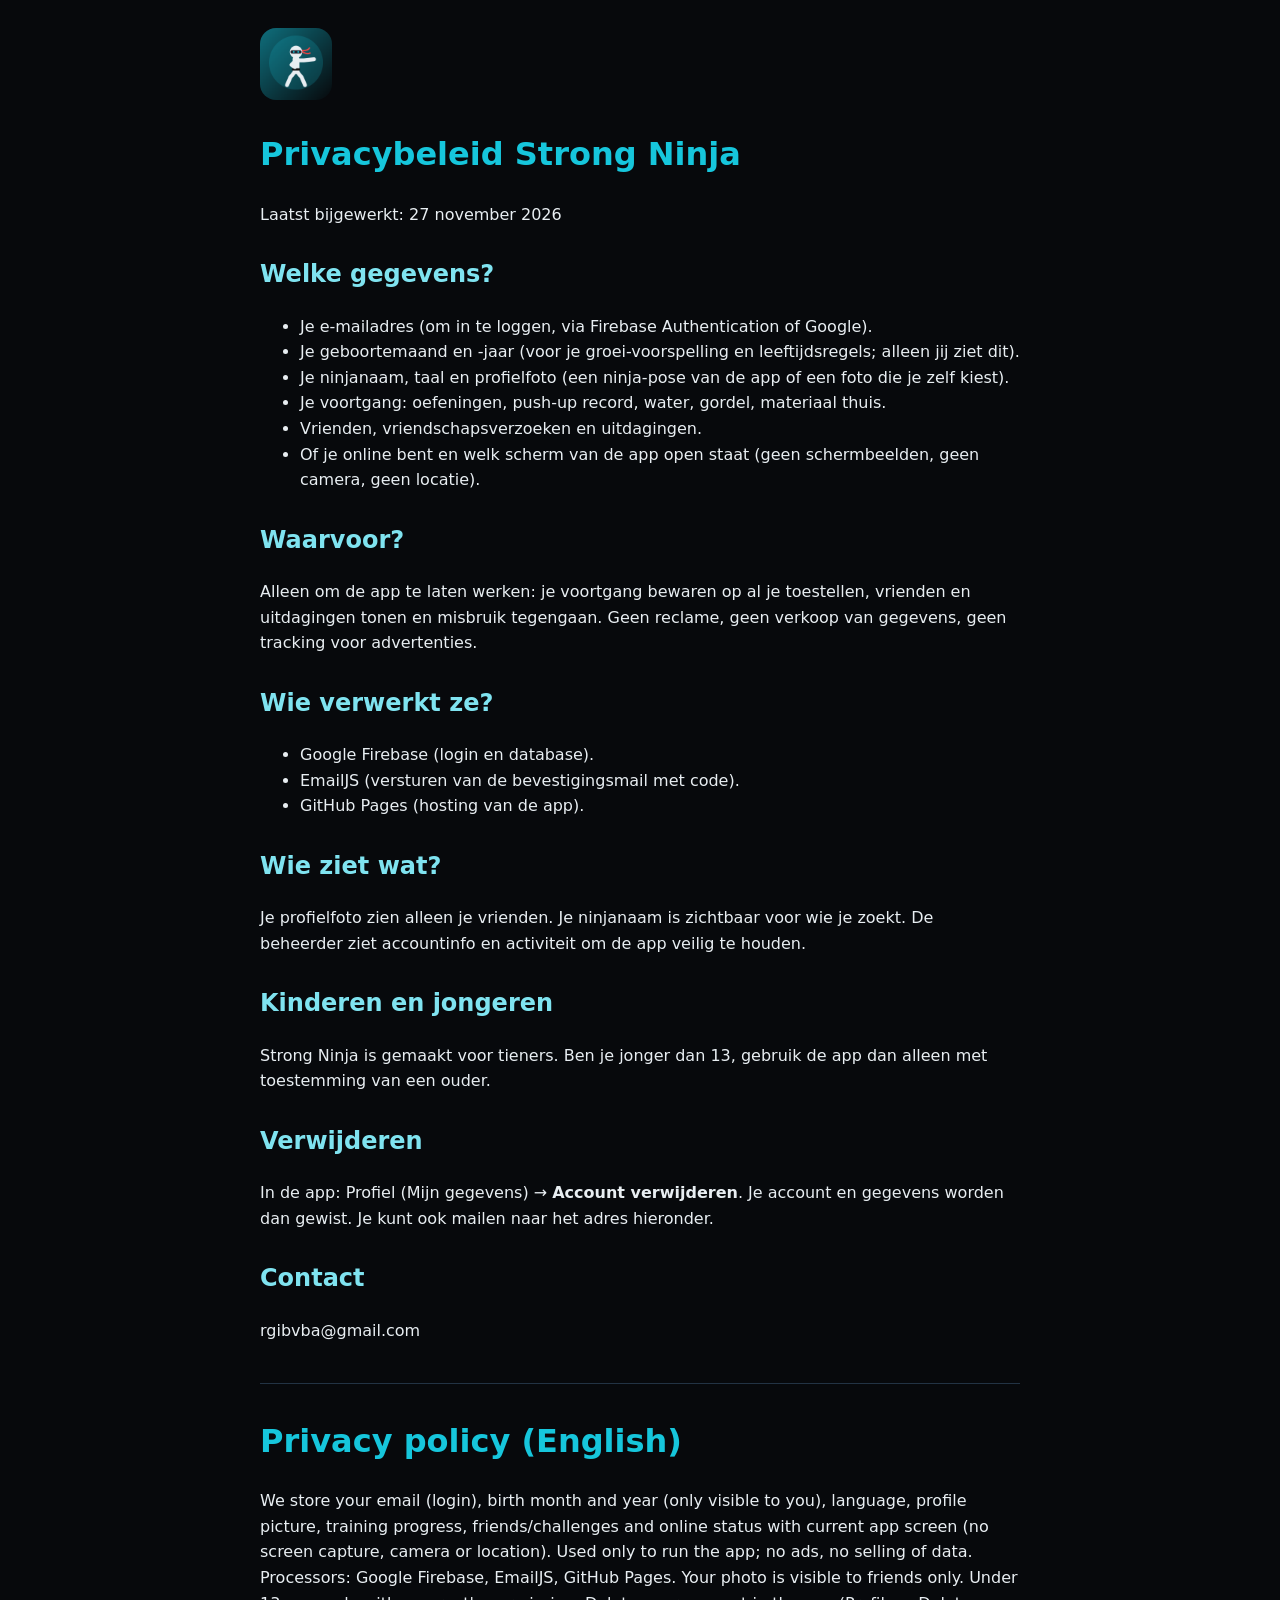
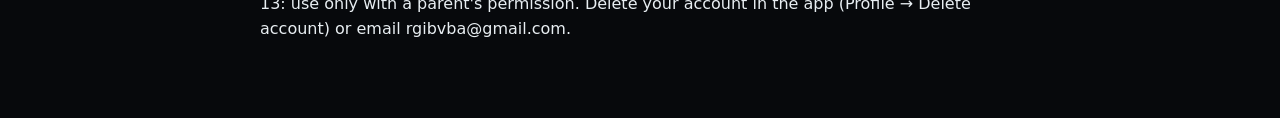
<file: privacy.html>
<!DOCTYPE html><html lang="nl"><head><meta charset="utf-8"><meta name="viewport" content="width=device-width,initial-scale=1"><title>Strong Ninja · Privacy</title>
<link rel="icon" href="icon-192.png"><style>body{font:16px/1.6 system-ui,sans-serif;background:#07090c;color:#e8eef2;margin:0}main{max-width:760px;margin:auto;padding:28px 20px 60px}h1{color:#16c6dc}h2{color:#7fe3f0;margin-top:28px}a{color:#16c6dc}.en{border-top:1px solid #234;margin-top:40px;padding-top:10px}img{width:72px;border-radius:16px}</style></head><body><main>
<img src="icon-192.png" alt="Strong Ninja"><h1>Privacybeleid Strong Ninja</h1><p>Laatst bijgewerkt: 27 november 2026</p>
<h2>Welke gegevens?</h2><ul><li>Je e-mailadres (om in te loggen, via Firebase Authentication of Google).</li><li>Je geboortemaand en -jaar (voor je groei-voorspelling en leeftijdsregels; alleen jij ziet dit).</li><li>Je ninjanaam, taal en profielfoto (een ninja-pose van de app of een foto die je zelf kiest).</li><li>Je voortgang: oefeningen, push-up record, water, gordel, materiaal thuis.</li><li>Vrienden, vriendschapsverzoeken en uitdagingen.</li><li>Of je online bent en welk scherm van de app open staat (geen schermbeelden, geen camera, geen locatie).</li></ul>
<h2>Waarvoor?</h2><p>Alleen om de app te laten werken: je voortgang bewaren op al je toestellen, vrienden en uitdagingen tonen en misbruik tegengaan. Geen reclame, geen verkoop van gegevens, geen tracking voor advertenties.</p>
<h2>Wie verwerkt ze?</h2><ul><li>Google Firebase (login en database).</li><li>EmailJS (versturen van de bevestigingsmail met code).</li><li>GitHub Pages (hosting van de app).</li></ul>
<h2>Wie ziet wat?</h2><p>Je profielfoto zien alleen je vrienden. Je ninjanaam is zichtbaar voor wie je zoekt. De beheerder ziet accountinfo en activiteit om de app veilig te houden.</p>
<h2>Kinderen en jongeren</h2><p>Strong Ninja is gemaakt voor tieners. Ben je jonger dan 13, gebruik de app dan alleen met toestemming van een ouder.</p>
<h2>Verwijderen</h2><p>In de app: Profiel (Mijn gegevens) → <b>Account verwijderen</b>. Je account en gegevens worden dan gewist. Je kunt ook mailen naar het adres hieronder.</p>
<h2>Contact</h2><p>rgibvba@gmail.com</p>
<div class="en"><h1>Privacy policy (English)</h1><p>We store your email (login), birth month and year (only visible to you), language, profile picture, training progress, friends/challenges and online status with current app screen (no screen capture, camera or location). Used only to run the app; no ads, no selling of data. Processors: Google Firebase, EmailJS, GitHub Pages. Your photo is visible to friends only. Under 13: use only with a parent's permission. Delete your account in the app (Profile → Delete account) or email rgibvba@gmail.com.</p></div>
</main></body></html>
</file>
